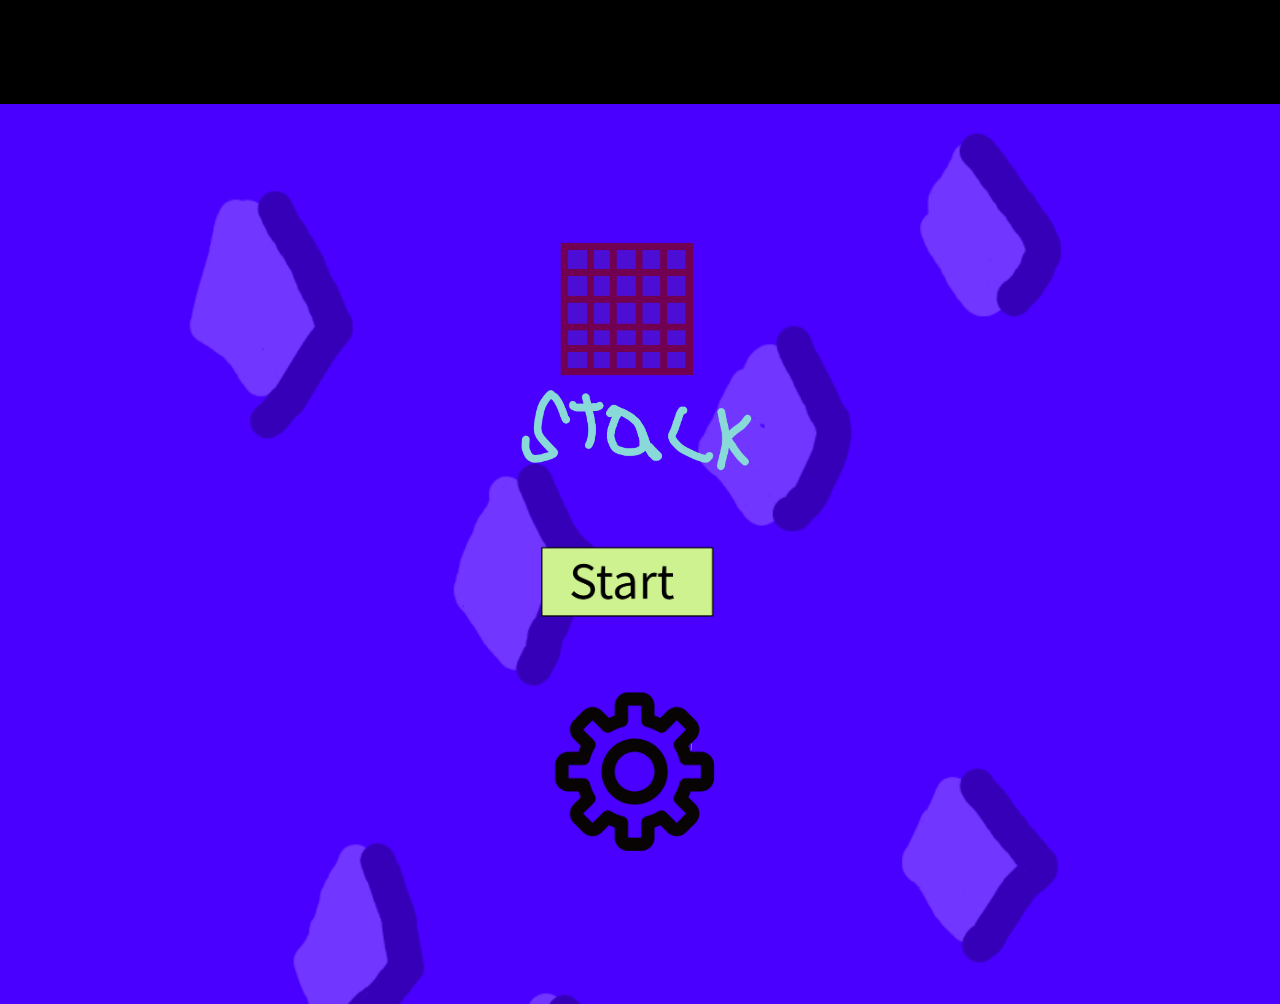
<file: index.html>
<!DOCTYPE html>
<html>

<head>
    <title>Crystal Stack</title>
    <link rel="stylesheet" href="style.css">
</head>

<body>
    
    
<script async src="https://pagead2.googlesyndication.com/pagead/js/adsbygoogle.js?client=ca-pub-6511687119924989"
     crossorigin="anonymous"></script>
<!-- Side AD's -->
<ins class="adsbygoogle"
     style="display:inline-block;width:130px;height:100px"
     data-ad-client="ca-pub-6511687119924989"
     data-ad-slot="6633942671"></ins>
<script>
     (adsbygoogle = window.adsbygoogle || []).push({});
</script>

<!-- HOME -->

<div id="homeScreen">

    <img src="logo.png" class="logo">


    <img src="start.png" 
    class="menuButton"
    onclick="startGame()">


    <img src="settings.png"
    class="menuButton"
    onclick="openSettings()">

</div>



<!-- SETTINGS -->

<div id="settingsScreen" class="hidden">

    <div class="credits">

        <h2>Credits</h2>

        Founder: Andrew S<br>
        Co-Founder: Jackson S<br><br>

        -----------------------------<br><br>

        Artist: Jackson S<br>
        Lead Developer: Jackson S
        Settings logo: pngtree.com

    </div>

<button onclick="openTerms()">
Terms of Service
</button>
    
<button onclick="openPrivacy()">
    Privacy Policy
</button>

    <button onclick="toggleSound()">
    Toggle Sound
</button>
    
    <button onclick="goHome()">
        Back
    </button>


</div>




<!-- GAME -->
<div id="gameScreen" class="hidden">

 
    <h2>
        Score:
        <span id="score">0</span>
    </h2>

    <div id="board"></div>

    <div id="pieces"></div>


    <div id="gameOverScreen" class="hidden">

        <div class="gameOverBox">

            <h1>Game Over</h1>

            <p>
                Score:
                <span id="finalScore">0</span>
            </p>

            <button onclick="restartGame()">
                Restart
            </button>

            <button onclick="goHome()">
                Home
            </button>

        </div>

    </div>

</div>
    
<script src="script.js"></script>

</body>

</html>
</file>
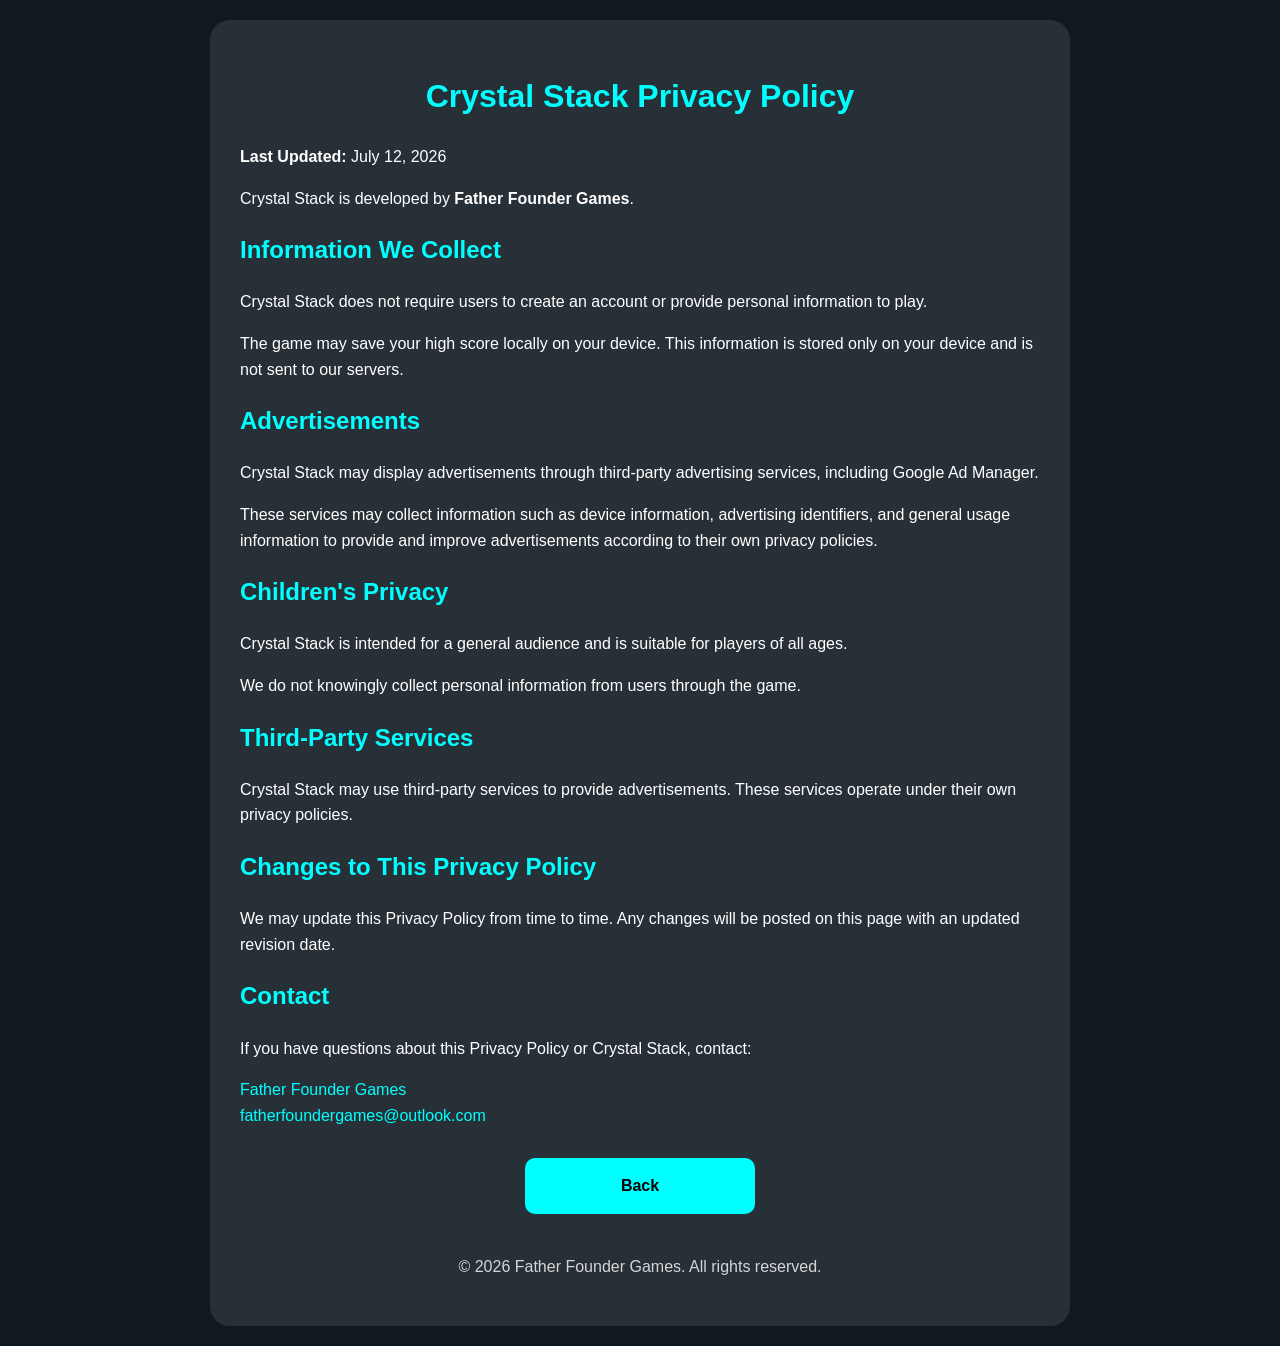
<file: privacy.html>
<!DOCTYPE html>
<html lang="en">

<head>
<meta charset="UTF-8">
<meta name="viewport" content="width=device-width, initial-scale=1.0">

<title>Crystal Stack Privacy Policy</title>

<style>

.button {

    display:block;

    width:200px;

    margin:30px auto 0;

    padding:15px;

    text-align:center;

    background:cyan;

    color:black;

    text-decoration:none;

    border-radius:10px;

    font-weight:bold;

}
    
body {
    font-family: Arial, sans-serif;
    background: #101820;
    color: white;
    margin: 0;
    padding: 20px;
    line-height: 1.6;
}

.container {
    max-width: 800px;
    margin: auto;
    background: rgba(255,255,255,0.1);
    padding: 30px;
    border-radius: 20px;
}

h1 {
    text-align: center;
    color: cyan;
}

h2 {
    color: cyan;
}

.email {
    color: cyan;
}

.footer {
    margin-top: 40px;
    text-align: center;
    opacity: 0.8;
}

</style>

</head>


<body>


<div class="container">


<h1>Crystal Stack Privacy Policy</h1>


<p>
<strong>Last Updated:</strong> July 12, 2026
</p>


<p>
Crystal Stack is developed by <strong>Father Founder Games</strong>.
</p>


<h2>Information We Collect</h2>

<p>
Crystal Stack does not require users to create an account or provide personal information to play.
</p>

<p>
The game may save your high score locally on your device. This information is stored only on your device and is not sent to our servers.
</p>



<h2>Advertisements</h2>

<p>
Crystal Stack may display advertisements through third-party advertising services, including Google Ad Manager.
</p>

<p>
These services may collect information such as device information, advertising identifiers, and general usage information to provide and improve advertisements according to their own privacy policies.
</p>



<h2>Children's Privacy</h2>

<p>
Crystal Stack is intended for a general audience and is suitable for players of all ages.
</p>

<p>
We do not knowingly collect personal information from users through the game.
</p>



<h2>Third-Party Services</h2>

<p>
Crystal Stack may use third-party services to provide advertisements. These services operate under their own privacy policies.
</p>



<h2>Changes to This Privacy Policy</h2>

<p>
We may update this Privacy Policy from time to time. Any changes will be posted on this page with an updated revision date.
</p>



<h2>Contact</h2>

<p>
If you have questions about this Privacy Policy or Crystal Stack, contact:
</p>

<p class="email">
Father Founder Games<br>
fatherfoundergames@outlook.com
</p>


<a class="button" href="index.html">
    Back
</a>
    
<div class="footer">

<p>
© 2026 Father Founder Games. All rights reserved.
</p>

</div>


</div>


</body>

</html>
</file>
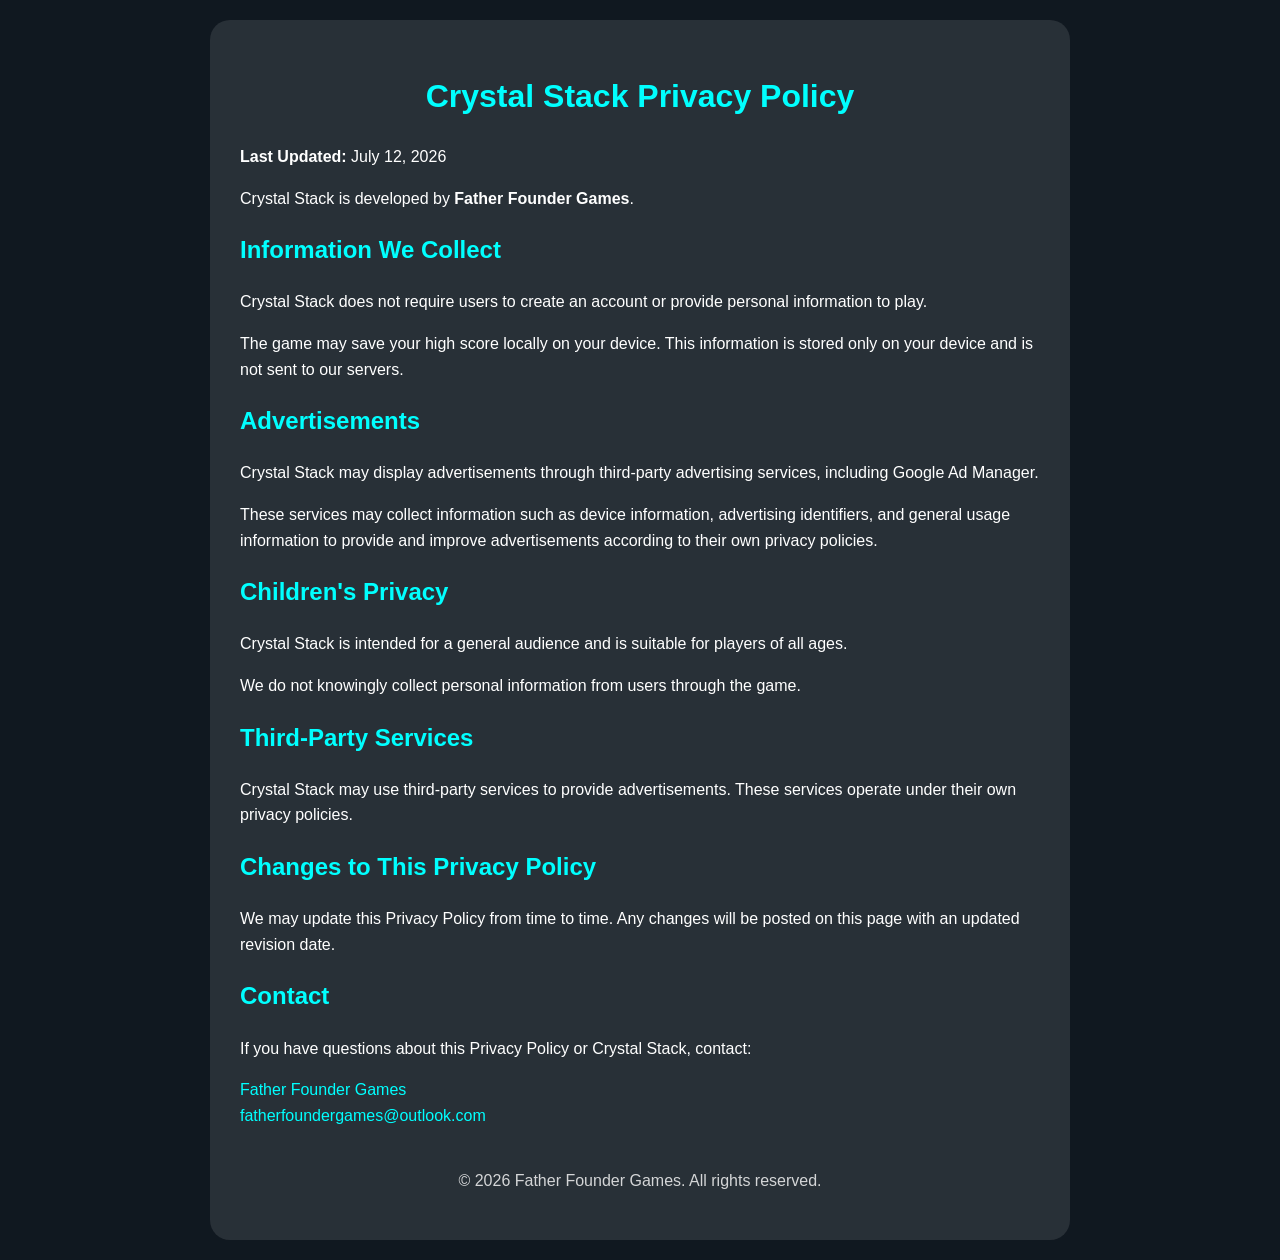
<file: privacypolicy.html>
<!DOCTYPE html>
<html lang="en">

<head>
<meta charset="UTF-8">
<meta name="viewport" content="width=device-width, initial-scale=1.0">

<title>Crystal Stack Privacy Policy</title>

<style>

.button {

    display:block;

    width:200px;

    margin:30px auto 0;

    padding:15px;

    text-align:center;

    background:cyan;

    color:black;

    text-decoration:none;

    border-radius:10px;

    font-weight:bold;

}
    
body {
    font-family: Arial, sans-serif;
    background: #101820;
    color: white;
    margin: 0;
    padding: 20px;
    line-height: 1.6;
}

.container {
    max-width: 800px;
    margin: auto;
    background: rgba(255,255,255,0.1);
    padding: 30px;
    border-radius: 20px;
}

h1 {
    text-align: center;
    color: cyan;
}

h2 {
    color: cyan;
}

.email {
    color: cyan;
}

.footer {
    margin-top: 40px;
    text-align: center;
    opacity: 0.8;
}

</style>

</head>


<body>


<div class="container">


<h1>Crystal Stack Privacy Policy</h1>


<p>
<strong>Last Updated:</strong> July 12, 2026
</p>


<p>
Crystal Stack is developed by <strong>Father Founder Games</strong>.
</p>


<h2>Information We Collect</h2>

<p>
Crystal Stack does not require users to create an account or provide personal information to play.
</p>

<p>
The game may save your high score locally on your device. This information is stored only on your device and is not sent to our servers.
</p>



<h2>Advertisements</h2>

<p>
Crystal Stack may display advertisements through third-party advertising services, including Google Ad Manager.
</p>

<p>
These services may collect information such as device information, advertising identifiers, and general usage information to provide and improve advertisements according to their own privacy policies.
</p>



<h2>Children's Privacy</h2>

<p>
Crystal Stack is intended for a general audience and is suitable for players of all ages.
</p>

<p>
We do not knowingly collect personal information from users through the game.
</p>



<h2>Third-Party Services</h2>

<p>
Crystal Stack may use third-party services to provide advertisements. These services operate under their own privacy policies.
</p>



<h2>Changes to This Privacy Policy</h2>

<p>
We may update this Privacy Policy from time to time. Any changes will be posted on this page with an updated revision date.
</p>



<h2>Contact</h2>

<p>
If you have questions about this Privacy Policy or Crystal Stack, contact:
</p>

<p class="email">
Father Founder Games<br>
fatherfoundergames@outlook.com
</p>


    
<div class="footer">

<p>
© 2026 Father Founder Games. All rights reserved.
</p>

</div>


</div>


</body>

</html>
</file>
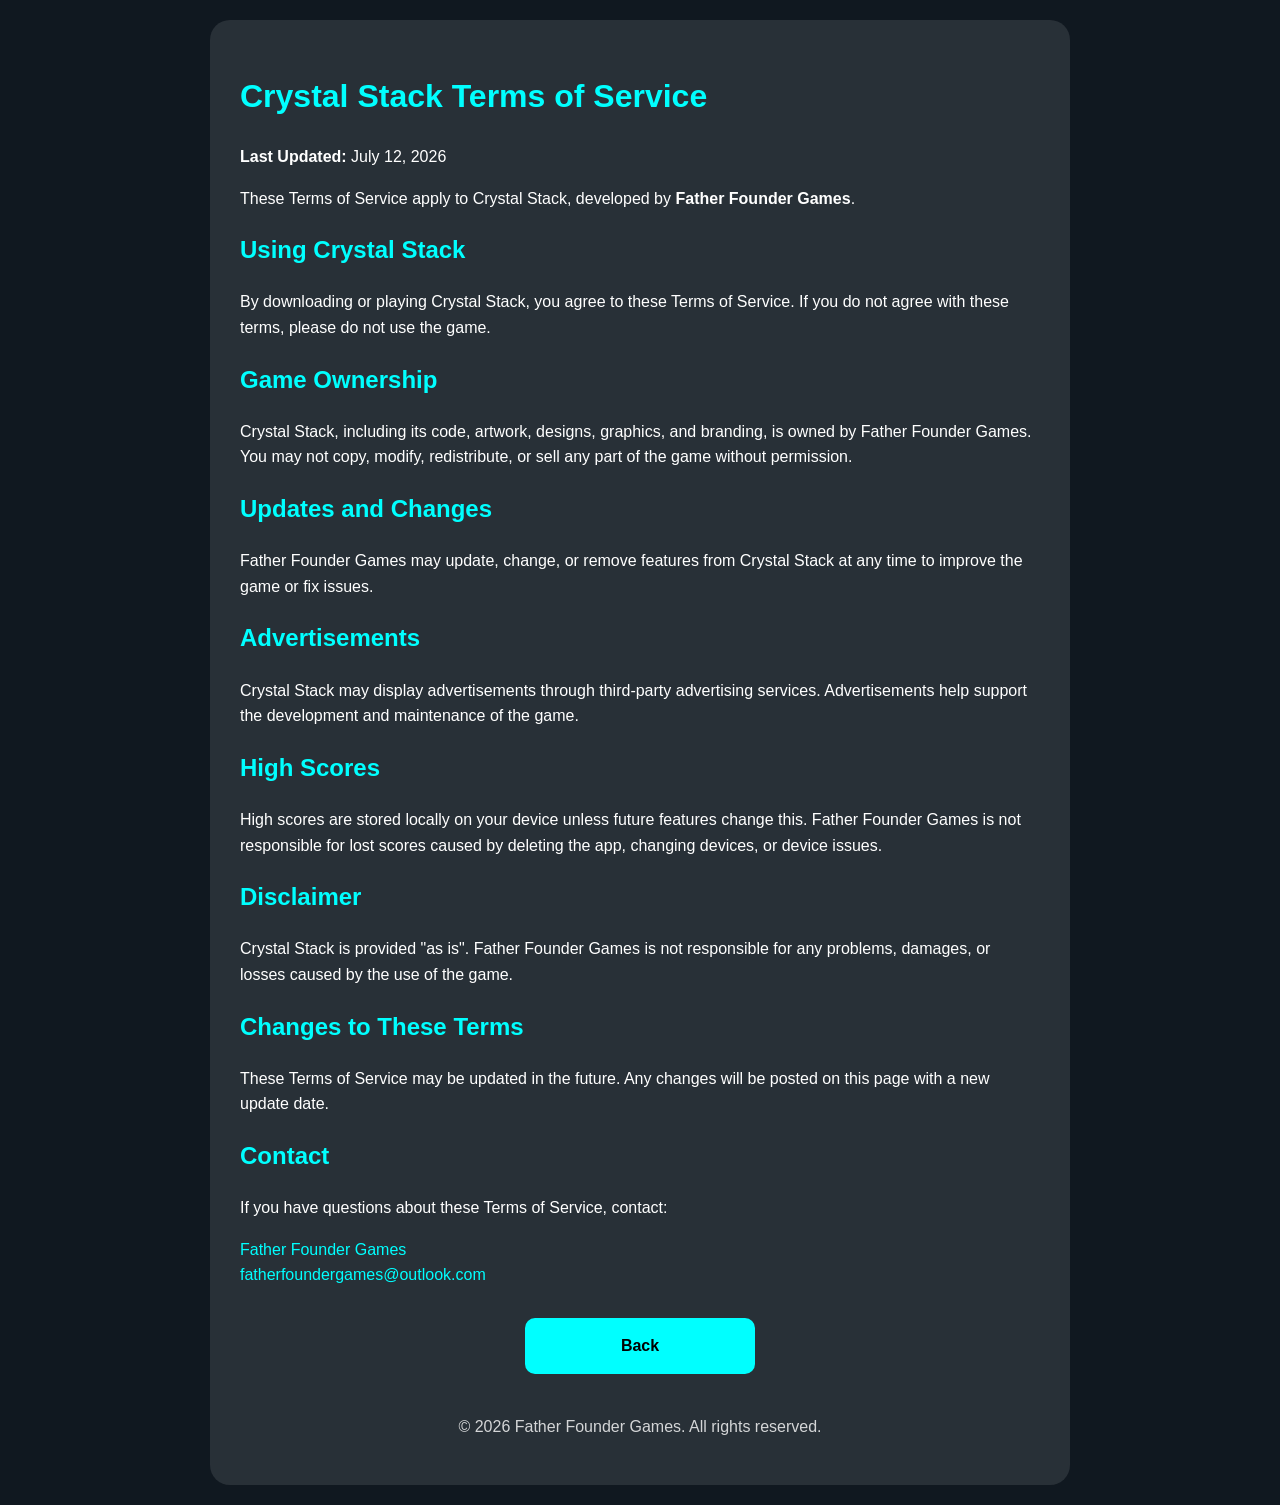
<file: terms.html>
<!DOCTYPE html>
<html lang="en">

<head>

<meta charset="UTF-8">
<meta name="viewport" content="width=device-width, initial-scale=1.0">

<title>Crystal Stack Terms of Service</title>

<style>

body {
    font-family: Arial, sans-serif;
    background: #101820;
    color: white;
    margin: 0;
    padding: 20px;
    line-height: 1.6;
}

.container {
    max-width: 800px;
    margin: auto;
    background: rgba(255,255,255,0.1);
    padding: 30px;
    border-radius: 20px;
}

h1, h2 {
    color: cyan;
}

.button {

    display:block;
    width:200px;
    margin:30px auto 0;
    padding:15px;
    text-align:center;
    background:cyan;
    color:black;
    text-decoration:none;
    border-radius:10px;
    font-weight:bold;

}

.email {
    color:cyan;
}

.footer {
    text-align:center;
    margin-top:40px;
    opacity:.8;
}

</style>

</head>


<body>


<div class="container">


<h1>Crystal Stack Terms of Service</h1>


<p>
<strong>Last Updated:</strong> July 12, 2026
</p>


<p>
These Terms of Service apply to Crystal Stack, developed by
<strong>Father Founder Games</strong>.
</p>



<h2>Using Crystal Stack</h2>

<p>
By downloading or playing Crystal Stack, you agree to these Terms of Service.
If you do not agree with these terms, please do not use the game.
</p>



<h2>Game Ownership</h2>

<p>
Crystal Stack, including its code, artwork, designs, graphics, and branding,
is owned by Father Founder Games.
You may not copy, modify, redistribute, or sell any part of the game without permission.
</p>



<h2>Updates and Changes</h2>

<p>
Father Founder Games may update, change, or remove features from Crystal Stack
at any time to improve the game or fix issues.
</p>



<h2>Advertisements</h2>

<p>
Crystal Stack may display advertisements through third-party advertising services.
Advertisements help support the development and maintenance of the game.
</p>



<h2>High Scores</h2>

<p>
High scores are stored locally on your device unless future features change this.
Father Founder Games is not responsible for lost scores caused by deleting the app,
changing devices, or device issues.
</p>



<h2>Disclaimer</h2>

<p>
Crystal Stack is provided "as is". Father Founder Games is not responsible for
any problems, damages, or losses caused by the use of the game.
</p>



<h2>Changes to These Terms</h2>

<p>
These Terms of Service may be updated in the future.
Any changes will be posted on this page with a new update date.
</p>



<h2>Contact</h2>

<p>
If you have questions about these Terms of Service, contact:
</p>

<p class="email">
Father Founder Games<br>
fatherfoundergames@outlook.com
</p>



<a class="button" href="index.html">
Back
</a>



<div class="footer">

<p>
© 2026 Father Founder Games. All rights reserved.
</p>

</div>


</div>


</body>

</html>
</file>
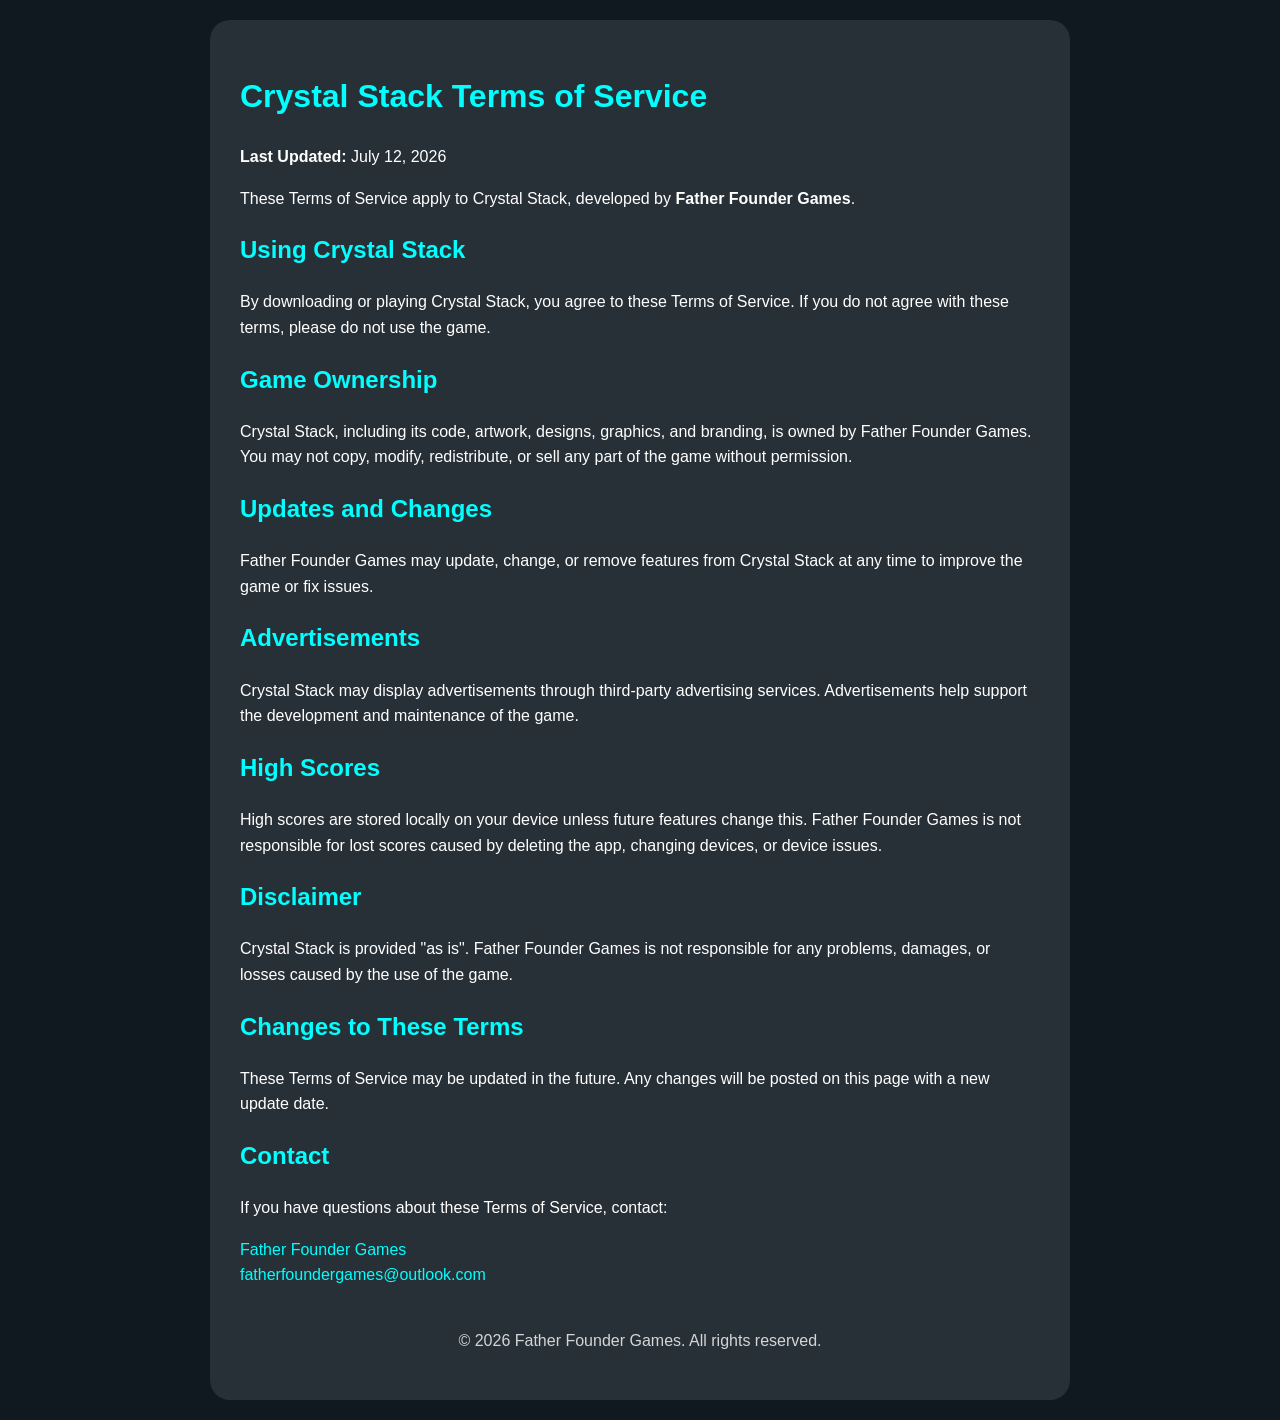
<file: TOS.html>
<!DOCTYPE html>
<html lang="en">

<head>

<meta charset="UTF-8">
<meta name="viewport" content="width=device-width, initial-scale=1.0">

<title>Crystal Stack Terms of Service</title>

<style>

body {
    font-family: Arial, sans-serif;
    background: #101820;
    color: white;
    margin: 0;
    padding: 20px;
    line-height: 1.6;
}

.container {
    max-width: 800px;
    margin: auto;
    background: rgba(255,255,255,0.1);
    padding: 30px;
    border-radius: 20px;
}

h1, h2 {
    color: cyan;
}

.button {

    display:block;
    width:200px;
    margin:30px auto 0;
    padding:15px;
    text-align:center;
    background:cyan;
    color:black;
    text-decoration:none;
    border-radius:10px;
    font-weight:bold;

}

.email {
    color:cyan;
}

.footer {
    text-align:center;
    margin-top:40px;
    opacity:.8;
}

</style>

</head>


<body>


<div class="container">


<h1>Crystal Stack Terms of Service</h1>


<p>
<strong>Last Updated:</strong> July 12, 2026
</p>


<p>
These Terms of Service apply to Crystal Stack, developed by
<strong>Father Founder Games</strong>.
</p>



<h2>Using Crystal Stack</h2>

<p>
By downloading or playing Crystal Stack, you agree to these Terms of Service.
If you do not agree with these terms, please do not use the game.
</p>



<h2>Game Ownership</h2>

<p>
Crystal Stack, including its code, artwork, designs, graphics, and branding,
is owned by Father Founder Games.
You may not copy, modify, redistribute, or sell any part of the game without permission.
</p>



<h2>Updates and Changes</h2>

<p>
Father Founder Games may update, change, or remove features from Crystal Stack
at any time to improve the game or fix issues.
</p>



<h2>Advertisements</h2>

<p>
Crystal Stack may display advertisements through third-party advertising services.
Advertisements help support the development and maintenance of the game.
</p>



<h2>High Scores</h2>

<p>
High scores are stored locally on your device unless future features change this.
Father Founder Games is not responsible for lost scores caused by deleting the app,
changing devices, or device issues.
</p>



<h2>Disclaimer</h2>

<p>
Crystal Stack is provided "as is". Father Founder Games is not responsible for
any problems, damages, or losses caused by the use of the game.
</p>



<h2>Changes to These Terms</h2>

<p>
These Terms of Service may be updated in the future.
Any changes will be posted on this page with a new update date.
</p>



<h2>Contact</h2>

<p>
If you have questions about these Terms of Service, contact:
</p>

<p class="email">
Father Founder Games<br>
fatherfoundergames@outlook.com
</p>







<div class="footer">

<p>
© 2026 Father Founder Games. All rights reserved.
</p>

</div>


</div>


</body>

</html>
</file>
<file: style.css>
*{

box-sizing:border-box;
font-family:Arial;

}


body{

margin:0;
overflow:hidden;
background:black;

}



/* HOME */

#homeScreen{

height:100vh;
width:100vw;

background:url("backgroundhome.png");

background-size:cover;

display:flex;

flex-direction:column;

align-items:center;

justify-content:center;

}


.logo{

width:280px;

max-width:80%;

margin-bottom:30px;

}


.menuButton{

width:220px;

margin:15px;

cursor:pointer;

}



/* ADS */


.ad{

width:90%;

height:60px;

background:white;

color:black;

display:flex;

justify-content:center;

align-items:center;

border-radius:10px;

margin:10px;

}



/* SETTINGS */


#settingsScreen{

height:100vh;

width:100vw;

background:url("backgroundhome.png");

background-size:cover;

display:flex;

flex-direction:column;

align-items:center;

justify-content:center;

}



.credits{

background:black;

color:white;

padding:30px;

border-radius:15px;

text-align:center;

}



/* GAME */


#gameScreen{

height:100vh;

width:100vw;

background:url("background.png");

background-size:cover;

display:flex;

flex-direction:column;

align-items:center;

}



#gameScreen h2{

color:white;

text-shadow:2px 2px black;

}



/* BOARD */


#board{

width:min(90vw,450px);

aspect-ratio:1;

display:grid;

grid-template-columns:repeat(8,1fr);

gap:4px;

}



.cell{

background:rgba(255,255,255,.25);

border-radius:5px;

}



.placedBlock{

background:#00ffff;

box-shadow:0 0 10px cyan;

}



/* PIECES */


#pieces{

display:flex;

gap:25px;

margin-top:25px;

}



.piece{

display:grid;

gap:3px;

cursor:grab;

}



.miniBlock{

width:22px;

height:22px;

background:#00ffff;

border-radius:5px;

box-shadow:0 0 8px cyan;

}



.emptyBlock{

width:22px;

height:22px;

visibility:hidden;

}



.hidden{

display:none !important;

}

.piece {
    touch-action: none;
    user-select: none;
}

.miniBlock {
    pointer-events:none;
}

.ghostBlock {

    background:rgba(0,255,255,0.35);

    border-radius:5px;

}


.ghostBlock {
    background: rgba(0,255,255,0.4) !important;
    border:2px solid cyan;
}

.piece {
    touch-action:none;
    user-select:none;
}

#gameOverScreen {

    position:absolute;

    top:0;
    left:0;

    width:100%;
    height:100%;

    background:rgba(0,0,0,0.7);

    display:flex;

    justify-content:center;

    align-items:center;

}


.gameOverBox {

    background:white;

    color:black;

    padding:40px;

    border-radius:20px;

    text-align:center;

}


.gameOverBox h1 {

    margin-top:0;

}


.gameOverBox button {

    display:block;

    width:180px;

    margin:15px auto;

    cursor:pointer;

}

.cell,
.piece {
    touch-action: none;
    user-select: none;
    -webkit-user-select: none;
    -webkit-touch-callout: none;
}

body {
    overflow: hidden;
}
</file>
